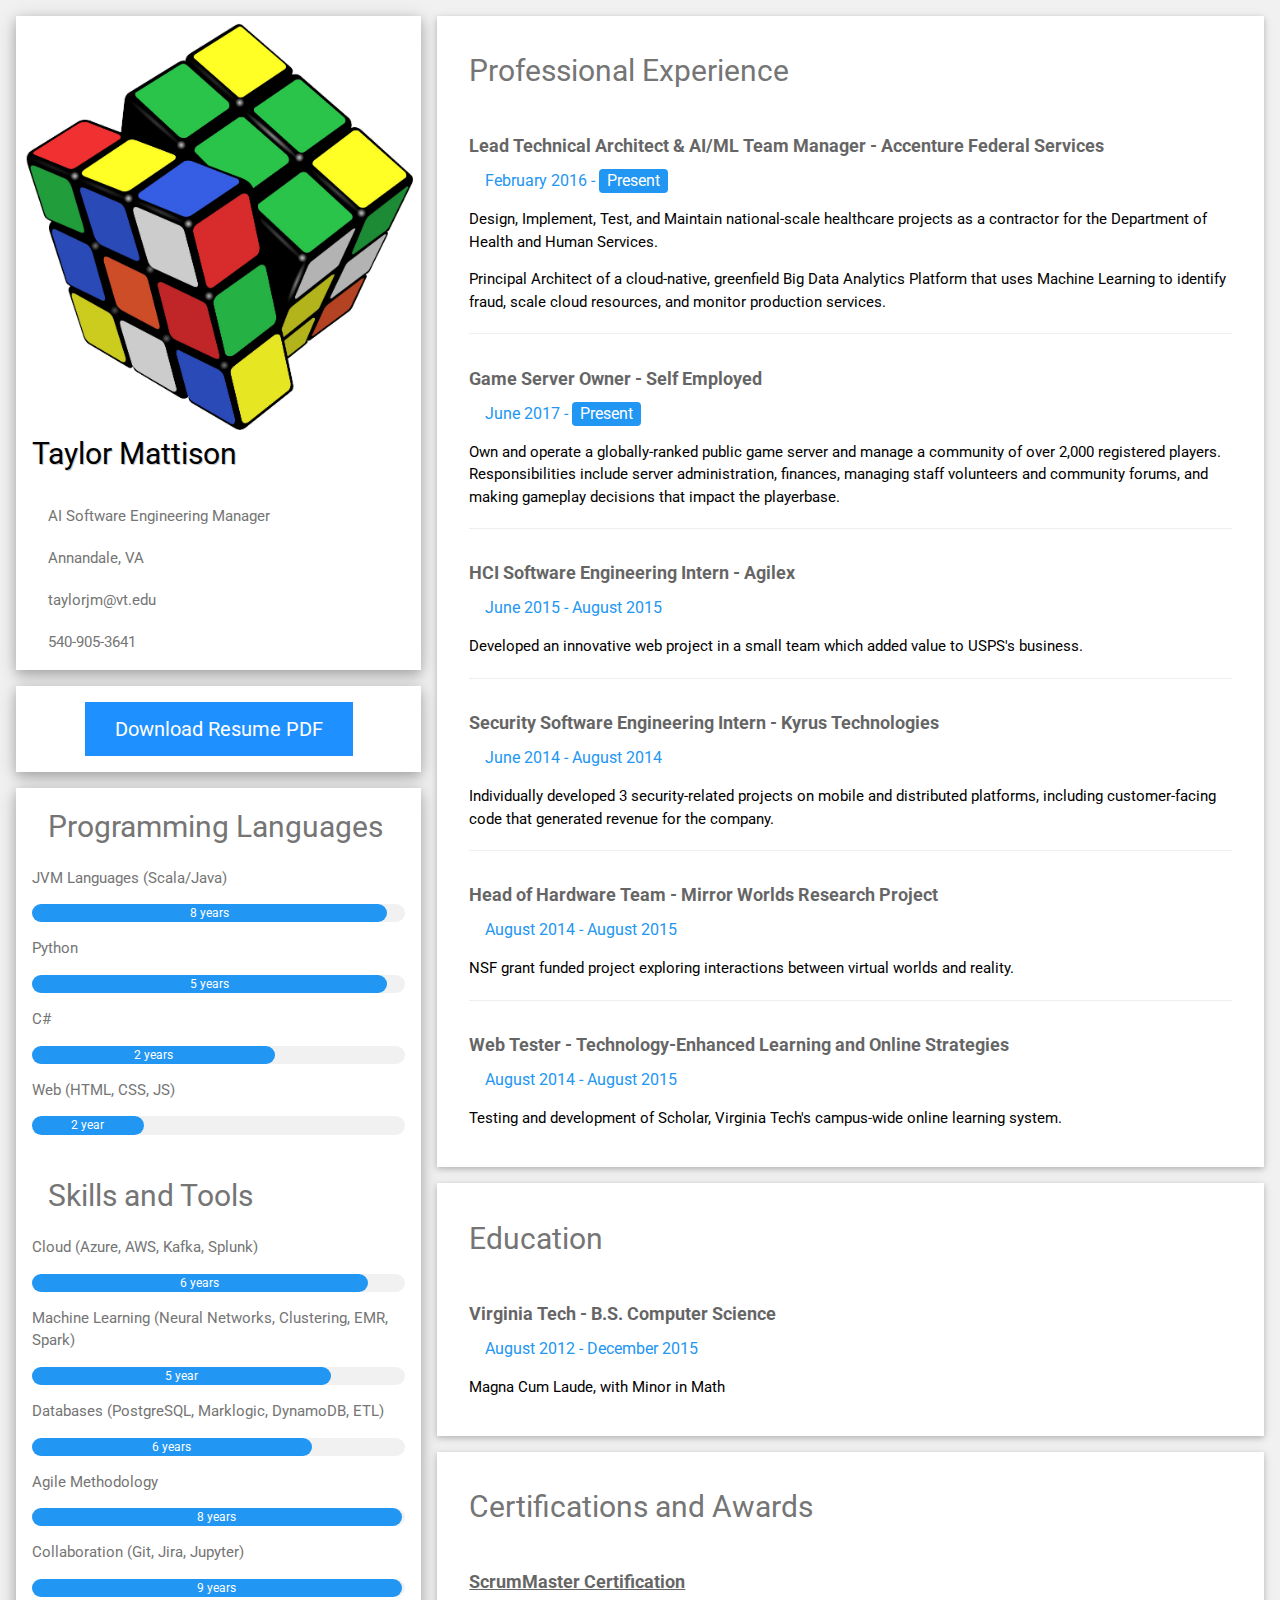
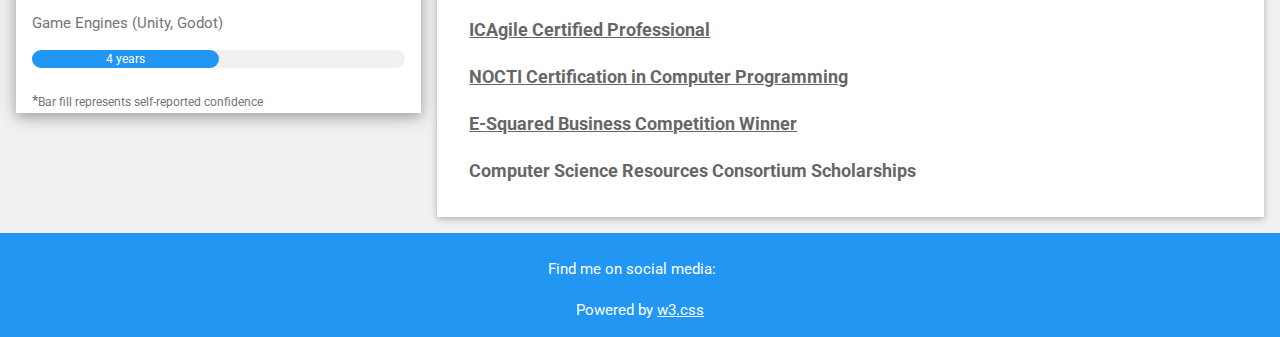
<file: index.html>
<!DOCTYPE html>
<html>
<title>Taylor Mattison CV</title>
<meta charset="UTF-8">
<meta name="viewport" content="width=device-width, initial-scale=1">
<link rel="stylesheet" href="https://www.w3schools.com/w3css/4/w3.css">
<link rel='stylesheet' href='https://fonts.googleapis.com/css?family=Roboto'>
<link rel="stylesheet" href="https://use.fontawesome.com/releases/v5.2.0/css/all.css" integrity="sha384-hWVjflwFxL6sNzntih27bfxkr27PmbbK/iSvJ+a4+0owXq79v+lsFkW54bOGbiDQ" crossorigin="anonymous">
<style>
html,body,h1,h2,h3,h4,h5,h6 {font-family: "Roboto", sans-serif}
/* Style buttons */
.btn {
  background-color: DodgerBlue;
  border: none;
  color: white;
  padding: 12px 30px;
  cursor: pointer;
  font-size: 20px;
}

/* Darker background on mouse-over */
.btn:hover {
  background-color: RoyalBlue;
}
</style>
<body class="w3-light-grey">

<div class="w3-content w3-margin-top" style="max-width:1400px;"> <!-- Page Container -->

  <div class="w3-row-padding"> <!-- The Grid -->
  
    <div class="w3-third"> <!-- Left Column -->
    
      <div class="w3-white w3-text-grey w3-card-4 w3-margin-bottom">
        <div class="w3-display-container">
          <img src="profile.jpg" style="width:100%" alt="Avatar">
          <div class="w3-display-bottomleft w3-container w3-text-black" style="text-shadow: 1px 1px #CCCCCC;">
            <h2>Taylor Mattison</h2>
          </div>
        </div>
        <div class="w3-container">
          <p><i class="fa fa-briefcase fa-fw w3-margin-right w3-large w3-text-blue"></i>AI Software Engineering Manager</p>
          <p><i class="fa fa-home fa-fw w3-margin-right w3-large w3-text-blue"></i>Annandale, VA</p>
          <p><i class="fa fa-envelope fa-fw w3-margin-right w3-large w3-text-blue"></i>taylorjm@vt.edu</p>
          <p><i class="fa fa-phone fa-fw w3-margin-right w3-large w3-text-blue"></i>540-905-3641</p>
          </div>
      </div>

      <div class="w3-white w3-text-grey w3-card-4 w3-margin-bottom">
          <div class="w3-container w3-center w3-padding-16">
              <a href="Resume_Taylor_Mattison.pdf" download><button class="btn"><i class="fa fa-download"></i> Download Resume PDF</button></a>
          </div>
      </div>
      
      <div class="w3-white w3-text-grey w3-card-4">
        <div class="w3-container">
          
          <h2 class="w3-text-grey"><i class="fas fa-desktop fa-fw w3-margin-right w3-xxlarge w3-text-blue"></i>Programming Languages</h2>
          <p>JVM Languages (Scala/Java)</p>
          <div class="w3-light-grey w3-round-xlarge w3-small">
            <div class="w3-container w3-center w3-round-xlarge w3-blue" style="width:95%">8 years</div>
          </div>
          <p>Python</p>
          <div class="w3-light-grey w3-round-xlarge w3-small">
            <div class="w3-container w3-center w3-round-xlarge w3-blue" style="width:95%">5 years</div>
          </div>
          <p>C#</p>
          <div class="w3-light-grey w3-round-xlarge w3-small">
            <div class="w3-container w3-center w3-round-xlarge w3-blue" style="width:65%">2 years</div>
          </div>
          <p>Web (HTML, CSS, JS)</p>
          <div class="w3-light-grey w3-round-xlarge w3-small">
            <div class="w3-container w3-center w3-round-xlarge w3-blue" style="width:30%">2 year</div>
          </div>
          <br>

          <h2 class="w3-text-grey"><i class="fa fa-cubes fa-fw w3-margin-right w3-xxlarge w3-text-blue"></i>Skills and Tools</h2>
          <p>Cloud (Azure, AWS, Kafka, Splunk)</p>
          <div class="w3-light-grey w3-round-xlarge w3-small">
            <div class="w3-container w3-center w3-round-xlarge w3-blue" style="width:90%">6 years</div>
          </div>
          <p>Machine Learning (Neural Networks, Clustering, EMR, Spark)</p>
          <div class="w3-light-grey w3-round-xlarge w3-small">
            <div class="w3-container w3-center w3-round-xlarge w3-blue" style="width:80%">5 year</div>
          </div>
          <p>Databases (PostgreSQL, Marklogic, DynamoDB, ETL)</p>
          <div class="w3-light-grey w3-round-xlarge w3-small">
            <div class="w3-container w3-center w3-round-xlarge w3-blue" style="width:75%">6 years</div>
          </div>
          <p>Agile Methodology</p>
          <div class="w3-light-grey w3-round-xlarge w3-small">
            <div class="w3-container w3-center w3-round-xlarge w3-blue" style="width:99%">8 years</div>
          </div>
          <p>Collaboration (Git, Jira, Jupyter)</p>
          <div class="w3-light-grey w3-round-xlarge w3-small">
            <div class="w3-container w3-center w3-round-xlarge w3-blue" style="width:99%">9 years</div>
          </div>
          <p>Game Engines (Unity, Godot)</p>
          <div class="w3-light-grey w3-round-xlarge w3-small">
            <div class="w3-container w3-center w3-round-xlarge w3-blue" style="width:50%">4 years</div>
          </div>
          <br>
          *<small>Bar fill represents self-reported confidence</small>
          
        </div>
      </div><br>

    </div> <!-- End Left Column -->

    <div class="w3-twothird"> <!-- Right Column -->
    
      <div class="w3-container w3-card w3-white w3-margin-bottom">
        <h2 class="w3-text-grey w3-padding-16"><i class="fa fa-suitcase fa-fw w3-margin-right w3-xxlarge w3-text-blue"></i>Professional Experience</h2>
        <div class="w3-container">
          <h5 class="w3-opacity"><b>Lead Technical Architect & AI/ML Team Manager - Accenture Federal Services</b></h5>
          <h6 class="w3-text-blue"><i class="far fa-calendar fa-fw w3-margin-right"></i>February 2016 - <span class="w3-tag w3-blue w3-round">Present</span></h6>
          <p>Design, Implement, Test, and Maintain national-scale healthcare projects as a contractor for the Department of Health and Human Services.</p>
          <p>Principal Architect of a cloud-native, greenfield Big Data Analytics Platform that uses Machine Learning to identify fraud, scale cloud resources, and monitor production services.</p>
          <hr>
        </div>
        <div class="w3-container">
          <h5 class="w3-opacity"><b>Game Server Owner - Self Employed</b></h5>
          <h6 class="w3-text-blue"><i class="far fa-calendar fa-fw w3-margin-right"></i>June 2017 - <span class="w3-tag w3-blue w3-round">Present</span></h6>
          <p>Own and operate a globally-ranked public game server and manage a community of over 2,000 registered players. <br/>
            Responsibilities include server administration, finances, managing staff volunteers and community forums, and making gameplay decisions that impact the playerbase.</p>
          <hr>
        </div>
        <div class="w3-container">
          <h5 class="w3-opacity"><b>HCI Software Engineering Intern - Agilex</b></h5>
          <h6 class="w3-text-blue"><i class="far fa-calendar fa-fw w3-margin-right"></i>June 2015 - August 2015</h6>
          <p>Developed an innovative web project in a small team which added value to USPS's business.</p>
          <hr>
        </div>
        <div class="w3-container">
          <h5 class="w3-opacity"><b>Security Software Engineering Intern - Kyrus Technologies</b></h5>
          <h6 class="w3-text-blue"><i class="far fa-calendar fa-fw w3-margin-right"></i>June 2014 - August 2014</h6>
          <p>Individually developed 3 security-related projects on mobile and distributed platforms, including customer-facing code that generated revenue for the company.</p>
          <hr>
        </div>
        <div class="w3-container">
          <h5 class="w3-opacity"><b>Head of Hardware Team - Mirror Worlds Research Project</b></h5>
          <h6 class="w3-text-blue"><i class="far fa-calendar fa-fw w3-margin-right"></i>August 2014 - August 2015</h6>
          <p>NSF grant funded project exploring interactions between virtual worlds and reality.</p>
          <hr>
        </div>
        <div class="w3-container">
          <h5 class="w3-opacity"><b>Web Tester - Technology-Enhanced Learning and Online Strategies</b></h5>
          <h6 class="w3-text-blue"><i class="far fa-calendar fa-fw w3-margin-right"></i>August 2014 - August 2015</h6>
          <p>Testing and development of Scholar, Virginia Tech's campus-wide online learning system.</p>
        </div>
        <br>
      </div>

      <div class="w3-container w3-card w3-white w3-margin-bottom">
        <h2 class="w3-text-grey w3-padding-16"><i class="fa fa-graduation-cap fa-fw w3-margin-right w3-xxlarge w3-text-blue"></i>Education</h2>
        <div class="w3-container">
          <h5 class="w3-opacity"><b>Virginia Tech - B.S. Computer Science</b></h5>
          <h6 class="w3-text-blue"><i class="far fa-calendar fa-fw w3-margin-right"></i>August 2012 - December 2015</h6>
          <p>Magna Cum Laude, with Minor in Math</p>
        </div>
        <br/>
      </div>

      <div class="w3-container w3-card w3-white">
        <h2 class="w3-text-grey w3-padding-16"><i class="fa fa-award fa-fw w3-margin-right w3-xxlarge w3-text-blue"></i>Certifications and Awards</h2>
        <div class="w3-container">
          <h5 class="w3-opacity w3-margin-right"><b><a href="https://www.scrumalliance.org/get-certified/practitioners/csm-certification" target="_blank">ScrumMaster Certification</a></b></h5>
        </div>
        <div class="w3-container">
          <h5 class="w3-opacity w3-margin-right"><b><a href="http://aspetraining.com/certifications/icagile-certified-professional-icp" target="_blank">ICAgile Certified Professional</a></b></h5>
        </div>
        <div class="w3-container">
          <h5 class="w3-opacity"><b><a href="https://www.nocti.org/competencycredential.cfm" target="_blank">NOCTI Certification in Computer Programming</a></b></h5>
        </div>
        <div class="w3-container">
          <h5 class="w3-opacity"><b><a href="http://www.esquaredculpeper.com" target="_blank">E-Squared Business Competition Winner</a></b></h5>
        </div>
        <div class="w3-container">
          <h5 class="w3-opacity"><b>Computer Science Resources Consortium Scholarships</b></h5>
        </div>
        <br/>
      </div>

    </div> <!-- End Right Column -->
    
  </div> <!-- End Grid -->
  
</div> <!-- End Page Container -->

<footer class="w3-container w3-blue w3-center w3-margin-top">
  <p>Find me on social media: &nbsp;
    <a href="https://github.com/Taylor-Mattison" target="_blank"><i class="fab fa-github w3-xlarge w3-hover-opacity"></i></a>
    &nbsp;
    <a href="https://www.linkedin.com/in/taylormattison" target="_blank"><i class="fab fa-linkedin-in w3-xlarge w3-hover-opacity"></i></a>
  </p>
  <p>Powered by <a href="https://www.w3schools.com/w3css/default.asp" target="_blank">w3.css</a></p>
</footer>

</body>
</html>
</file>
